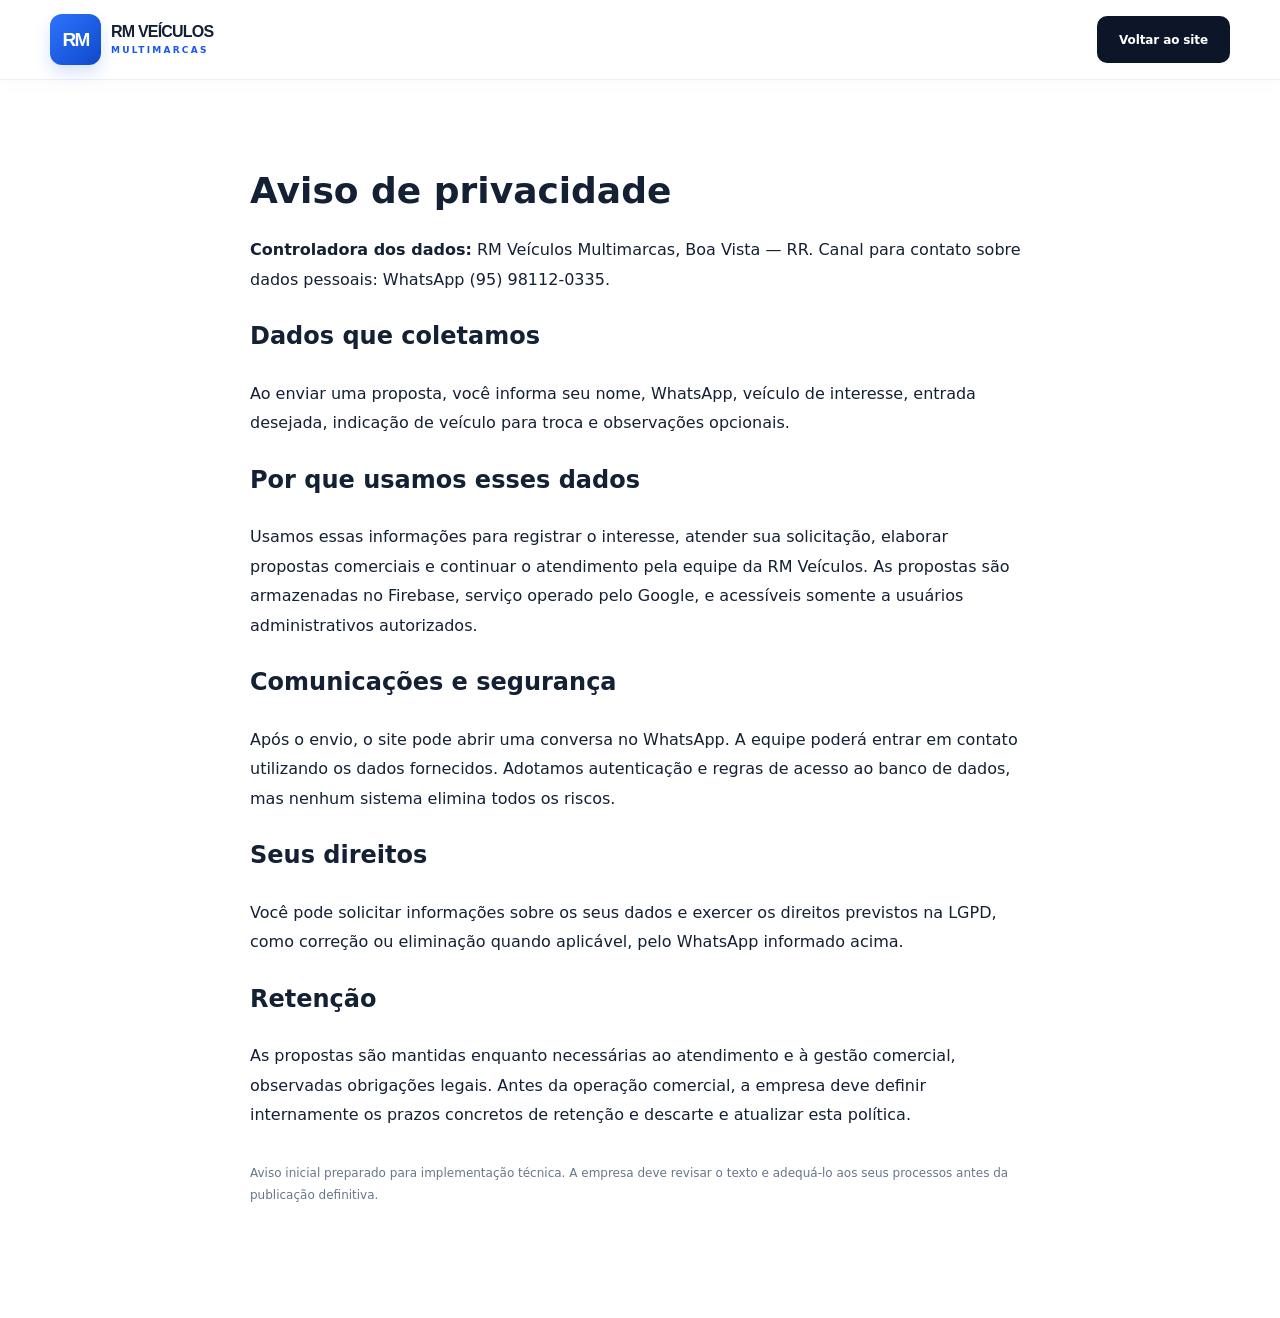
<file: privacidade.html>
<!doctype html>
<html lang="pt-BR"><head><meta charset="utf-8"><meta name="viewport" content="width=device-width,initial-scale=1"><title>Privacidade | RM Veículos</title><link rel="stylesheet" href="styles.css"><meta name="robots" content="index,follow"></head>
<body><header class="site-header"><div class="container header-inner"><a href="index.html" class="brand"><span class="brand-symbol">RM</span><span class="brand-copy"><strong>RM VEÍCULOS</strong><small>MULTIMARCAS</small></span></a><a class="button button-dark" href="index.html">Voltar ao site</a></div></header>
<main class="container" style="padding:65px 0 100px;max-width:780px;line-height:1.85"><h1 style="font-size:36px;line-height:1.2;margin-bottom:23px">Aviso de privacidade</h1><p><strong>Controladora dos dados:</strong> RM Veículos Multimarcas, Boa Vista — RR. Canal para contato sobre dados pessoais: <a href="https://wa.me/5595981120335" target="_blank" rel="noopener noreferrer">WhatsApp (95) 98112-0335</a>.</p><h2>Dados que coletamos</h2><p>Ao enviar uma proposta, você informa seu nome, WhatsApp, veículo de interesse, entrada desejada, indicação de veículo para troca e observações opcionais.</p><h2>Por que usamos esses dados</h2><p>Usamos essas informações para registrar o interesse, atender sua solicitação, elaborar propostas comerciais e continuar o atendimento pela equipe da RM Veículos. As propostas são armazenadas no Firebase, serviço operado pelo Google, e acessíveis somente a usuários administrativos autorizados.</p><h2>Comunicações e segurança</h2><p>Após o envio, o site pode abrir uma conversa no WhatsApp. A equipe poderá entrar em contato utilizando os dados fornecidos. Adotamos autenticação e regras de acesso ao banco de dados, mas nenhum sistema elimina todos os riscos.</p><h2>Seus direitos</h2><p>Você pode solicitar informações sobre os seus dados e exercer os direitos previstos na LGPD, como correção ou eliminação quando aplicável, pelo WhatsApp informado acima.</p><h2>Retenção</h2><p>As propostas são mantidas enquanto necessárias ao atendimento e à gestão comercial, observadas obrigações legais. Antes da operação comercial, a empresa deve definir internamente os prazos concretos de retenção e descarte e atualizar esta política.</p><p style="font-size:12px;color:#66768b;margin-top:32px">Aviso inicial preparado para implementação técnica. A empresa deve revisar o texto e adequá-lo aos seus processos antes da publicação definitiva.</p></main></body></html>
</file>
<file: styles.css>
:root{--blue:#1657ed;--blue2:#3975ff;--navy:#0d1628;--navy2:#111c30;--ink:#142034;--muted:#748096;--line:#e5eaf1;--wash:#f5f7fb;--white:#fff;--radius:18px;--shadow:0 18px 60px rgba(18,32,55,.08)}
*,*::before,*::after{box-sizing:border-box}
html{scroll-behavior:smooth;scroll-padding-top:95px}
body{margin:0;background:#fff;color:var(--ink);font-family:'DM Sans',system-ui,-apple-system,sans-serif;-webkit-font-smoothing:antialiased}
body.modal-open{overflow:hidden}
a{color:inherit;text-decoration:none}
button,input,select,textarea{font:inherit}
button{cursor:pointer}
img,svg{display:block;max-width:100%}
::selection{background:#1456eb;color:#fff}
:focus-visible{outline:3px solid #7aa9ff;outline-offset:3px}
.container{width:min(1180px,calc(100% - 48px));margin-inline:auto}
.skip-link{position:fixed;z-index:400;top:-60px;left:12px;background:#fff;color:#111;padding:13px 20px;border-radius:8px}.skip-link:focus{top:10px}
.topbar{background:#091321;color:#cdd6e4;font-size:11px;font-weight:700;letter-spacing:.04em}
.topbar-inner{height:36px;display:flex;justify-content:space-between;align-items:center;gap:15px}.topbar a{color:#b5c4d8}.topbar a:hover{color:#fff}
.status-dot{display:inline-block;width:7px;height:7px;background:#57d7ad;border-radius:50%;margin-right:6px}.topbar-divider{margin:0 5px;color:#768399}
.site-header{background:#fff;position:sticky;top:0;z-index:50;border-bottom:1px solid #edf0f4;box-shadow:0 4px 18px rgba(9,20,40,.025)}
.header-inner{height:79px;display:flex;align-items:center;justify-content:space-between;gap:25px}
.brand{display:inline-flex;align-items:center;gap:10px;flex-shrink:0}.brand-symbol{display:grid;place-items:center;position:relative;width:51px;height:51px;border-radius:12px;background:linear-gradient(135deg,#2d74ff,#0f48c9);font:800 19px/1 Manrope,sans-serif;letter-spacing:-.09em;color:#fff;box-shadow:0 8px 16px rgba(22,87,237,.17)}.brand-symbol-line{position:absolute;left:13px;right:13px;bottom:9px;height:2px;border-radius:5px;background:rgba(255,255,255,.65)}.brand-copy{display:flex;flex-direction:column;line-height:1.12;gap:4px}.brand-copy strong{font:800 16px/1.05 Manrope,sans-serif;white-space:nowrap;letter-spacing:-.05em}.brand-copy small{font-size:9px;font-weight:800;letter-spacing:.25em;color:var(--blue)}
.desktop-nav{display:flex;align-items:center;gap:29px}.desktop-nav a{font-size:13px;font-weight:700;color:#556177;transition:color .2s}.desktop-nav a:hover{color:var(--blue)}
.button{min-height:47px;display:inline-flex;align-items:center;justify-content:center;gap:20px;padding:12px 21px;border-radius:10px;border:1px solid transparent;font-size:12px;font-weight:800;letter-spacing:-.01em;transition:background .2s,transform .2s,box-shadow .2s;white-space:nowrap;text-align:center}.button:hover{transform:translateY(-2px)}.button span[aria-hidden]{font-size:18px;line-height:1}.button-primary{color:white;background:var(--blue);box-shadow:0 9px 25px rgba(22,87,237,.22)}.button-primary:hover{background:#0d46d1;box-shadow:0 12px 25px rgba(22,87,237,.3)}.button-outline-light{color:white;border:1px solid rgba(255,255,255,.32);background:rgba(255,255,255,.045)}.button-outline-light:hover{background:rgba(255,255,255,.11)}.button-dark{background:var(--navy);color:#fff}.button-dark:hover{background:#213351}.button-white{background:white;color:#12233e}.button-white:hover{background:#e6edfd}.button-large{min-height:56px;padding:15px 24px}.button-full{width:100%}
.menu-toggle{display:none;width:44px;height:44px;align-items:center;justify-content:center;flex-direction:column;gap:5px;background:#f0f4fa;border:0;border-radius:10px}.menu-toggle span{width:20px;height:2px;background:#0b213e;border-radius:5px}.mobile-nav{display:none}
.hero{background:#0b1425;position:relative;color:#fff;overflow:hidden;padding:69px 0 22px}.hero-glow{position:absolute;pointer-events:none;border-radius:100%;filter:blur(15px)}.hero-glow-one{width:620px;height:600px;background:radial-gradient(circle,rgba(27,85,217,.18),transparent 70%);left:-260px;top:-120px}.hero-glow-two{width:780px;height:650px;background:radial-gradient(circle,rgba(18,91,223,.22),transparent 67%);right:-310px;top:-80px}
.hero-layout{display:grid;grid-template-columns:.98fr 1.02fr;gap:54px;position:relative;z-index:1;align-items:center}.hero-content{padding-bottom:10px}.eyebrow{display:flex;align-items:center;gap:12px;color:var(--blue);font-size:10px;font-weight:800;letter-spacing:.18em;text-transform:uppercase}.eyebrow-light{color:#84a8fc}.eyebrow-line{display:inline-block;width:24px;height:2px;background:currentColor;border-radius:5px;flex-shrink:0}.hero h1,.section-heading h2,.finance-content h2,.contact-copy h2{font-family:Manrope,sans-serif;font-weight:800;letter-spacing:-.055em}.hero h1{font-size:clamp(43px,4.65vw,66px);line-height:1.14;margin:24px 0 18px;max-width:580px}.hero h1 span{color:#6695ff;display:block}.hero-content>p{font-size:15px;line-height:1.9;color:#b8c5d8;max-width:485px;margin:0}.hero-actions{display:flex;gap:12px;align-items:center;margin-top:31px;flex-wrap:wrap}.hero-proof{margin-top:40px;display:flex;align-items:center;gap:10px;color:#a6b4c8;font-size:11px;font-weight:600}.proof-icon{color:#76e0b4;width:23px;height:23px;border-radius:50%;background:rgba(80,218,163,.13);display:grid;place-items:center;font-weight:800}
.hero-visual{height:445px;position:relative;overflow:hidden;border-radius:21px;background:linear-gradient(135deg,#13284a,#2b4164);box-shadow:0 28px 100px rgba(0,0,0,.3)}.hero-visual::after{position:absolute;inset:0;content:'';border:1px solid rgba(255,255,255,.2);border-radius:21px;pointer-events:none}.hero-visual img{width:100%;height:100%;object-fit:cover;object-position:center center}.hero-image-shade{position:absolute;inset:0;background:linear-gradient(180deg,rgba(2,9,20,.3) 0%,rgba(4,15,37,.03) 38%,rgba(5,13,30,.82) 100%)}.hero-image-kicker{position:absolute;top:22px;left:24px;padding:10px 13px;border:1px solid rgba(255,255,255,.42);border-radius:6px;font-size:9px;letter-spacing:.11em;font-weight:800;background:rgba(9,20,36,.3);backdrop-filter:blur(5px)}.hero-image-footer{position:absolute;bottom:28px;left:29px;right:29px;display:flex;justify-content:space-between;align-items:end;font:800 clamp(23px,2.5vw,35px)/1 Manrope,sans-serif;letter-spacing:-.045em}.image-amp{color:#71a0ff}.image-decor{display:grid;place-items:center;width:49px;height:49px;border-radius:50%;border:1px solid rgba(255,255,255,.55);font:400 23px DM Sans}.hero-bottom{display:flex;align-items:center;gap:20px;margin-top:48px;position:relative;color:#7c8da5;font-size:9px;font-weight:800;letter-spacing:.2em}.hero-bottom-line{flex:1;border-top:1px solid rgba(255,255,255,.09)}
.search-area{position:relative;z-index:5;margin-top:-1px;background:linear-gradient(#0b1425 0 32%,#f7f9fc 32% 100%)}.search-panel{padding:23px 28px 27px;background:#fff;border-radius:16px;border:1px solid #e9edf4;box-shadow:0 18px 50px rgba(9,24,49,.1)}.search-panel-heading{display:flex;align-items:center;gap:11px;margin-bottom:20px}.panel-icon{display:grid;place-items:center;width:38px;height:38px;border-radius:10px;background:#edf3ff;color:var(--blue);font-size:27px;font-weight:800}.search-panel-heading>div{display:flex;flex-direction:column;gap:3px}.search-panel-heading strong{font:800 15px Manrope,sans-serif;letter-spacing:-.025em}.search-panel-heading span:not(.panel-icon){font-size:11px;color:#8691a3}.search-fields{display:grid;grid-template-columns:1.4fr 1fr 1fr auto;gap:12px;align-items:end}
.field{display:flex;flex-direction:column;gap:8px;min-width:0}.field>span{font-size:11px;font-weight:800;color:#4e5b70}.field b{color:var(--blue)}.field input,.field select,.field textarea{width:100%;border:1px solid #e1e7f0;border-radius:9px;min-height:46px;background:#f8fafd;padding:12px 13px;color:#172238;font-size:12px;outline:none;transition:border .15s,background .15s,box-shadow .15s}.field input:focus,.field select:focus,.field textarea:focus{border-color:#91b2ff;background:#fff;box-shadow:0 0 0 3px rgba(22,87,237,.09)}.field textarea{resize:vertical;min-height:102px}.field input::placeholder,.field textarea::placeholder{color:#a4afbe}.field select{appearance:none;background-image:url("data:image/svg+xml,%3Csvg xmlns='http://www.w3.org/2000/svg' viewBox='0 0 24 24' fill='none' stroke='%236b7890' stroke-width='2'%3E%3Cpath d='m6 9 6 6 6-6'/%3E%3C/svg%3E");background-position:calc(100% - 12px) center;background-size:16px;background-repeat:no-repeat;padding-right:34px}.search-button{height:46px}
.section-pad{padding:94px 0}.inventory-section{background:#f7f9fc;padding-top:79px}.section-heading h2{font-size:clamp(29px,3.5vw,44px);line-height:1.25;margin:14px 0}.section-heading h2 span{color:var(--blue)}.section-heading p{color:#748095;font-size:14px;margin:0;line-height:1.8}.inventory-heading{display:flex;justify-content:space-between;align-items:end;gap:20px}.text-link{display:inline-flex;align-items:center;gap:12px;font-size:12px;font-weight:800;color:var(--blue);border-bottom:1px solid rgba(22,87,237,.4);padding-bottom:5px;white-space:nowrap}.text-link span{font-size:18px}
.inventory-toolbar{margin:36px 0 20px;display:flex;align-items:center;justify-content:space-between;gap:15px}.inventory-toolbar p{margin:0;color:#647187;font-size:12px;font-weight:700}.toolbar-actions{display:flex;align-items:center;gap:14px;flex-wrap:wrap}.sold-switch{display:inline-flex;align-items:center;gap:7px;color:#647187;font-size:11px;font-weight:700;cursor:pointer}.sold-switch input{accent-color:var(--blue);width:15px;height:15px}.sort-label{display:flex;align-items:center;gap:8px;font-size:11px;color:#647187;font-weight:700}.sort-label select{background:white;border:1px solid #dfe6ef;color:#15233a;border-radius:7px;padding:9px 30px 9px 10px;font-size:11px;font-weight:700}.clear-filters{padding:8px 0;border:0;background:transparent;color:var(--blue);font-size:11px;font-weight:800}
.vehicles-grid{display:grid;grid-template-columns:repeat(3,minmax(0,1fr));gap:21px}.vehicle-card{border-radius:16px;overflow:hidden;background:#fff;border:1px solid #e6eaf1;box-shadow:0 5px 18px rgba(20,33,53,.03);display:flex;flex-direction:column;transition:transform .2s,box-shadow .2s}.vehicle-card:hover{transform:translateY(-5px);box-shadow:0 18px 50px rgba(26,46,76,.11)}.vehicle-photo{position:relative;background:linear-gradient(135deg,#273953,#52657d);aspect-ratio:1.65;overflow:hidden}.vehicle-photo img{height:100%;width:100%;object-fit:cover;transition:transform .4s}.vehicle-card:hover .vehicle-photo img{transform:scale(1.045)}.vehicle-tag,.vehicle-category{position:absolute;top:15px;font-size:10px;letter-spacing:.03em;font-weight:800;padding:8px 10px;border-radius:6px;color:#fff;background:var(--blue)}.vehicle-tag{left:15px}.vehicle-tag.sold{background:#db4258}.vehicle-category{right:15px;background:rgba(6,17,34,.75);backdrop-filter:blur(5px)}.vehicle-info{padding:21px 22px 18px;flex:1;display:flex;flex-direction:column}.vehicle-brand{color:var(--blue);font-size:10px;letter-spacing:.14em;font-weight:800;text-transform:uppercase}.vehicle-info h3{font:800 18px/1.4 Manrope,sans-serif;letter-spacing:-.035em;margin:6px 0 15px;min-height:50px}.vehicle-specs{display:grid;grid-template-columns:repeat(3,1fr);padding:12px 0;border-block:1px solid #eff1f5;gap:5px}.vehicle-specs div{min-width:0}.vehicle-specs div+div{border-left:1px solid #edf0f5;padding-left:10px}.vehicle-specs small{display:block;font-size:9px;font-weight:800;color:#9ba5b3;letter-spacing:.04em;margin-bottom:5px}.vehicle-specs strong{display:block;font-size:11px;color:#4a5667;font-weight:800;overflow-wrap:anywhere}.vehicle-desc{font-size:11px;color:#8290a2;line-height:1.75;margin:15px 0 18px;display:-webkit-box;-webkit-line-clamp:2;-webkit-box-orient:vertical;overflow:hidden}.vehicle-bottom{margin-top:auto;display:flex;align-items:end;justify-content:space-between;gap:8px}.vehicle-price small{font-size:10px;color:#8a95a8;font-weight:700;display:block;margin-bottom:4px}.vehicle-price strong{display:block;font:800 clamp(17px,1.5vw,21px)/1.25 Manrope,sans-serif;letter-spacing:-.045em}.vehicle-details{width:45px;height:43px;border-radius:9px;border:0;color:#fff;background:var(--blue);font-size:24px;display:grid;place-items:center;transition:background .2s}.vehicle-details:hover{background:#0c43c1}.vehicle-card.is-sold .vehicle-photo img{filter:grayscale(.7)}.inventory-disclaimer{display:flex;align-items:center;gap:8px;color:#8b98a9;font-size:10px;margin:18px 0 0;line-height:1.5}.inventory-disclaimer span{font-size:16px}.empty-state{grid-column:1/-1;min-height:270px;border:1px dashed #cbd6e5;border-radius:16px;background:#fff;display:flex;flex-direction:column;justify-content:center;align-items:center;text-align:center;padding:35px}.empty-state span{font-size:40px;color:#719dff}.empty-state h3{font:800 20px Manrope;margin:12px 0 4px}.empty-state p{font-size:12px;color:#8390a4;max-width:340px;line-height:1.7}.inventory-cta{margin-top:37px;display:flex;justify-content:space-between;align-items:center;gap:18px;background:#edf3fe;border:1px solid #dce8ff;border-radius:13px;padding:26px 30px}.inventory-cta>div{display:flex;flex-direction:column;gap:7px}.inventory-cta strong{font:800 17px Manrope;letter-spacing:-.03em}.inventory-cta>div span{font-size:12px;color:#738095}
.advantages-section{background:#fff}.section-heading.center{text-align:center;max-width:660px;margin:0 auto 44px}.section-heading.center .eyebrow{justify-content:center}.advantages-grid{display:grid;grid-template-columns:repeat(3,minmax(0,1fr));gap:19px}.advantage-card{background:#f8fafd;border:1px solid #edf1f6;border-radius:15px;padding:30px 28px;transition:border .2s,transform .2s}.advantage-card:hover{border-color:#c5d6ff;transform:translateY(-3px)}.advantage-icon{width:52px;height:52px;border-radius:12px;display:grid;place-items:center;background:#e5eeff;color:var(--blue)}.advantage-icon svg{width:26px;height:26px;stroke:currentColor;stroke-width:1.8;fill:none;stroke-linecap:round;stroke-linejoin:round}.advantage-number{display:block;margin-top:23px;color:var(--blue);font-size:9px;letter-spacing:.14em;font-weight:800}.advantage-card h3{font:800 18px/1.4 Manrope;letter-spacing:-.035em;margin:10px 0 9px}.advantage-card p{color:#7d899b;font-size:12px;line-height:1.85;margin:0}
.finance-section{background:#0b1528;position:relative;overflow:hidden}.finance-section::before{content:'';position:absolute;left:-200px;top:-150px;width:650px;height:800px;background:radial-gradient(circle,rgba(29,81,192,.19),transparent 67%)}.finance-layout{position:relative;display:grid;grid-template-columns:.9fr 1.1fr;gap:90px;align-items:center}.finance-content{color:#fff}.finance-content h2{font-size:clamp(31px,3.4vw,47px);line-height:1.26;margin:19px 0}.finance-content h2 span{color:#73a0ff}.finance-content>p:not(.finance-note){font-size:14px;color:#b0bed2;line-height:1.9;max-width:435px}.finance-steps{display:flex;flex-direction:column;gap:24px;margin:36px 0 32px}.finance-steps>div{display:flex;align-items:center;gap:16px}.finance-steps>div>span{display:grid;place-items:center;width:44px;height:44px;flex-shrink:0;border:1px solid #38517b;color:#7fa8ff;border-radius:11px;font-size:13px;font-weight:800}.finance-steps p{display:flex;flex-direction:column;gap:6px;margin:0}.finance-steps strong{font-size:13px;color:#fff}.finance-steps small{font-size:11px;color:#96a7c0}.finance-note{font-size:10px;color:#7d90ab;line-height:1.65;max-width:380px}
.finance-form{background:#fff;border-radius:18px;padding:32px;box-shadow:0 30px 100px rgba(0,0,0,.2)}.form-heading{display:flex;gap:12px;align-items:center;margin-bottom:25px}.form-heading-icon{width:40px;height:40px;border-radius:10px;background:#eaf1ff;color:var(--blue);display:grid;place-items:center;font-size:25px}.form-heading h3{font:800 20px Manrope;margin:0 0 4px;letter-spacing:-.045em}.form-heading p{font-size:11px;color:#8390a2;margin:0}.form-grid{display:grid;grid-template-columns:repeat(2,minmax(0,1fr));gap:17px}.field-full{grid-column:1/-1}.finance-form .field input,.finance-form .field select,.finance-form .field textarea{background:#f8fafd}.consent{display:flex;align-items:flex-start;gap:10px;margin:18px 0;color:#7d899c;font-size:10px;line-height:1.65;cursor:pointer}.consent input{accent-color:var(--blue);margin-top:2px;flex-shrink:0}.form-privacy{font-size:10px;color:#9ba6b4;text-align:center;line-height:1.6;margin:12px 0 0}
.contact-section{background:#f7f9fc}.contact-layout{display:grid;grid-template-columns:1fr .82fr;gap:90px;align-items:center}.contact-copy h2{font-size:clamp(33px,3.6vw,47px);line-height:1.22;margin:19px 0}.contact-copy h2 span{color:var(--blue)}.contact-copy>p{font-size:14px;color:#7c899e;line-height:1.8;max-width:445px}.contact-methods{display:grid;gap:11px;margin-top:30px;max-width:450px}.contact-methods a{display:flex;align-items:center;gap:14px;background:white;border:1px solid #e8edf5;padding:13px 15px;border-radius:11px;transition:transform .2s}.contact-methods a:hover{transform:translateX(4px)}.contact-method-icon{display:grid;place-items:center;width:43px;height:43px;border-radius:10px;background:#e9f0ff;color:var(--blue);font-size:20px;font-weight:800}.contact-methods a>span:nth-child(2){display:flex;flex-direction:column;gap:4px}.contact-methods small{font-size:9px;letter-spacing:.08em;color:#9da7b6;font-weight:800}.contact-methods strong{font-size:13px}.method-arrow{margin-left:auto;color:var(--blue);font-size:20px}.location-card{background:linear-gradient(145deg,#13337c 0%,#0f234c 62%,#0c1a35 100%);border-radius:20px;min-height:400px;padding:42px;position:relative;overflow:hidden;color:#fff;display:flex;flex-direction:column;align-items:flex-start}.location-card::after{content:'';position:absolute;width:360px;height:360px;border:1px solid rgba(255,255,255,.08);border-radius:50%;right:-135px;bottom:-145px;box-shadow:0 0 0 65px rgba(255,255,255,.035),0 0 0 130px rgba(255,255,255,.025)}.location-pin{font-size:26px;display:grid;place-items:center;width:50px;height:50px;border:1px solid rgba(255,255,255,.22);border-radius:13px;margin-bottom:28px}.location-kicker{font-size:10px;letter-spacing:.17em;font-weight:800;color:#90b0ff}.location-card h3{font:800 40px Manrope;letter-spacing:-.06em;margin:10px 0}.location-card h3 span{color:#91b2ff}.location-card p{max-width:300px;font-size:12px;line-height:1.85;color:#b9cbed;margin:0 0 27px}.location-card .button{position:relative;z-index:1}.location-decor{font:800 74px/1 Manrope;position:absolute;bottom:-15px;right:12px;letter-spacing:-.08em;color:rgba(255,255,255,.045)}.location-decor span{display:block;font-size:15px;letter-spacing:.1em;text-align:right}
.footer{background:#0a1425;color:#aebbd0;padding-top:62px}.footer-main{display:grid;grid-template-columns:2.2fr 1fr 1fr;gap:65px;padding-bottom:51px}.brand-footer .brand-copy strong{color:#fff}.footer-main>div:first-child>p{font-size:12px;line-height:1.9;max-width:300px;margin-top:22px;color:#879ab3}.footer-links{display:flex;flex-direction:column;align-items:flex-start;gap:13px}.footer-links strong{font-size:10px;color:#fff;letter-spacing:.15em;margin-bottom:4px}.footer-links a{font-size:12px}.footer-links a:hover{color:#fff}.footer-bottom{border-top:1px solid #1d2a3e;display:flex;justify-content:space-between;gap:20px;align-items:center;min-height:68px;font-size:10px;color:#7c8ca4}.footer-bottom a:hover{color:#fff}
.floating-whatsapp{position:fixed;z-index:45;right:24px;bottom:24px;width:57px;height:57px;border-radius:50%;display:grid;place-items:center;background:#19b96d;color:#fff;box-shadow:0 12px 32px rgba(6,102,59,.3);transition:transform .2s}.floating-whatsapp:hover{transform:translateY(-4px)}.floating-whatsapp svg{width:30px;height:30px}
.vehicle-modal{padding:0;border:0;border-radius:19px;max-width:750px;width:calc(100% - 32px);max-height:min(90vh,880px);overflow:auto;box-shadow:0 30px 110px rgba(0,0,0,.35);color:var(--ink)}.vehicle-modal::backdrop{background:rgba(3,10,24,.8);backdrop-filter:blur(6px)}.modal-cover{position:relative;height:280px;background:linear-gradient(145deg,#1f304b,#61728b)}.modal-cover img{width:100%;height:100%;object-fit:cover}.modal-close{position:absolute;top:16px;right:16px;background:rgba(0,0,0,.65);border:0;border-radius:50%;width:37px;height:37px;display:grid;place-items:center;color:#fff;font-size:24px}.modal-badge{position:absolute;bottom:18px;left:23px;background:var(--blue);color:#fff;padding:9px 12px;font-size:10px;font-weight:800;border-radius:6px}.modal-body{padding:27px 31px 31px}.modal-upper{display:flex;justify-content:space-between;gap:20px;align-items:start}.modal-overline{font-size:10px;letter-spacing:.13em;font-weight:800;color:var(--blue)}.modal-upper h2{font:800 clamp(22px,3vw,30px)/1.3 Manrope;margin:6px 0}.modal-price-box{text-align:right;white-space:nowrap}.modal-price-box small{font-size:9px;color:#9ba5b4;font-weight:800}.modal-price-box strong{display:block;color:var(--blue);font:800 23px Manrope;letter-spacing:-.05em;margin-top:4px}.modal-specs{display:grid;grid-template-columns:repeat(4,1fr);gap:12px;background:#f5f7fb;padding:18px;border-radius:11px;margin:18px 0 24px}.modal-specs small{display:block;color:#9aa5b3;font-size:9px;font-weight:800;margin-bottom:7px}.modal-specs strong{font-size:12px;overflow-wrap:anywhere}.modal-desc>strong{font:800 12px Manrope}.modal-desc p{font-size:13px;color:#64738a;line-height:1.9;margin:9px 0 20px}.modal-actions{display:flex;gap:10px}.modal-actions .button{flex:1}.modal-actions .button[aria-disabled=true]{background:#cbd4e0;box-shadow:none;pointer-events:none;transform:none}.modal-footnote{display:block;text-align:center;color:#9aa6b7;font-size:10px;margin-top:13px}.toast{position:fixed;bottom:28px;left:50%;transform:translate(-50%,140%);padding:13px 19px;background:#142238;color:#fff;border-radius:9px;box-shadow:var(--shadow);font-size:12px;font-weight:700;max-width:calc(100% - 32px);z-index:150;transition:transform .2s}.toast.active{transform:translate(-50%,0)}
/* Administrative workspace */
.admin-page{background:#f3f6fb;min-height:100vh}.admin-page .site-header{position:static}.admin-topline{background:#0b1527;color:#a7b9d4;font-size:11px;font-weight:700;padding:10px 0}.admin-topline .container{display:flex;justify-content:space-between;gap:12px;align-items:center}.admin-topline a{color:#fff}.admin-heading{display:flex;align-items:center;justify-content:space-between;gap:20px;padding:43px 0 26px}.admin-heading h1{font:800 clamp(25px,3vw,37px)/1.25 Manrope;letter-spacing:-.055em;margin:9px 0}.admin-heading p{font-size:12px;color:#79889a;line-height:1.7}.admin-container{padding-bottom:75px}.admin-warning{display:flex;gap:12px;align-items:start;padding:15px 17px;border:1px solid #ffd898;background:#fff7e9;border-radius:11px;color:#875b16;font-size:11px;line-height:1.7;margin-bottom:25px}.admin-warning strong{display:block}.admin-warning span:first-child{font-size:18px}
.admin-login{max-width:485px;margin:40px auto 95px;background:#fff;border:1px solid #e4eaf3;border-radius:19px;box-shadow:var(--shadow);padding:37px}.admin-login .brand-symbol{margin-bottom:20px}.admin-login h2{font:800 26px Manrope;margin:0 0 8px;letter-spacing:-.05em}.admin-login p{color:#7c899c;font-size:12px;line-height:1.8}.admin-login .field{margin:22px 0 15px}.admin-login .button{width:100%}.admin-login .demo-hint{font-size:10px;background:#f3f6fb;color:#758197;border-radius:8px;padding:11px;margin-top:13px}
.admin-content[hidden],.admin-login[hidden],.mobile-nav[hidden]{display:none!important}.admin-stats{display:grid;grid-template-columns:repeat(4,minmax(0,1fr));gap:15px;margin-bottom:27px}.admin-stat{background:#fff;border:1px solid #e6ebf3;border-radius:13px;padding:21px;min-height:126px;box-shadow:0 3px 14px rgba(18,40,78,.025)}.admin-stat small{display:block;font-size:10px;color:#7d899b;text-transform:uppercase;letter-spacing:.06em;font-weight:800;line-height:1.5}.admin-stat strong{display:block;margin-top:13px;font:800 clamp(22px,2.8vw,31px) Manrope;letter-spacing:-.05em;white-space:nowrap}.admin-stat em{font-size:10px;font-style:normal;color:var(--blue);font-weight:700;margin-top:8px;display:block}.admin-columns{display:grid;grid-template-columns:1fr 1fr;gap:21px;align-items:start;margin:20px 0}.admin-card{background:#fff;border:1px solid #e4eaf3;border-radius:16px;box-shadow:0 8px 30px rgba(20,40,70,.035);padding:25px;min-width:0}.admin-card-header{margin-bottom:22px;display:flex;align-items:center;justify-content:space-between;gap:13px}.admin-card-header h2{font:800 20px Manrope;letter-spacing:-.045em;margin:5px 0 0}.admin-card-header .eyebrow{font-size:9px}.admin-form-grid{display:grid;grid-template-columns:repeat(2,minmax(0,1fr));gap:14px}.admin-form-grid .field>span{font-size:10px}.admin-form-grid .field input,.admin-form-grid .field select,.admin-form-grid .field textarea{font-size:12px;min-height:42px;padding:10px 11px}.admin-form-grid .field-full{grid-column:1/-1}.admin-form-grid .admin-third{grid-column:auto}.admin-form-grid input[type=file]{height:auto;padding:8px 10px}.admin-form-actions{display:flex;gap:10px;margin-top:19px}.admin-form-actions .button{flex:1}.admin-button-secondary{border-color:#dce4f0;background:#f0f4fa;color:#3d516d}.admin-button-secondary:hover{background:#e6edf7}.admin-note{font-size:10px;color:#8793a3;line-height:1.7;margin:12px 0 0}
.admin-leads{display:flex;flex-direction:column;gap:12px;max-height:675px;overflow:auto;padding-right:3px}.admin-lead-item{border:1px solid #e8edf4;border-radius:11px;padding:15px;background:#fbfcff}.lead-header{display:flex;align-items:start;gap:10px;justify-content:space-between}.lead-header strong{font-size:13px}.lead-header small{display:block;color:#98a3b1;font-size:10px;margin-top:4px}.lead-header time{font-size:10px;color:#8190a2;white-space:nowrap}.admin-lead-item p{font-size:11px;line-height:1.7;color:#728197;margin:9px 0}.admin-lead-item p b{color:#42536b}.lead-actions{display:flex;gap:9px;flex-wrap:wrap;margin-top:13px}.lead-actions a,.lead-actions button,.inventory-admin-actions button{border:0;padding:9px 10px;border-radius:7px;background:#edf3ff;color:#1753d4;font-size:10px;font-weight:800}.lead-actions a:hover,.lead-actions button:hover,.inventory-admin-actions button:hover{background:#e0eaff}.lead-actions .finish-lead{background:#e6f7ee;color:#09854e}.lead-actions .delete-lead{color:#b94c56;background:#fff0f0}
.admin-stock-card{margin-top:20px}.admin-stock-header{display:flex;justify-content:space-between;align-items:center;gap:18px;margin-bottom:22px}.admin-stock-header .admin-card-header{margin:0}.admin-stock-header input{border:1px solid #dae3ef;padding:11px 13px;border-radius:9px;font-size:12px;width:min(100%,280px);background:#fafcff}.admin-inventory{display:grid;grid-template-columns:repeat(2,minmax(0,1fr));gap:14px}.admin-car-item{display:grid;grid-template-columns:126px 1fr;gap:14px;padding:13px;border:1px solid #e6eaf2;border-radius:12px;background:#fbfcff;min-width:0}.admin-car-img{height:126px;width:126px;border-radius:9px;background:#dce4f1;object-fit:cover}.admin-car-content{min-width:0;display:flex;flex-direction:column}.admin-car-content .vehicle-brand{font-size:9px}.admin-car-content h3{font:800 13px/1.35 Manrope;letter-spacing:-.025em;margin:5px 0}.admin-car-content p{font-size:10px;color:#8391a2;margin:0 0 5px}.admin-car-content .admin-car-price{font:800 16px Manrope;color:#163e8c;margin:5px 0 auto}.inventory-admin-actions{display:flex;gap:6px;flex-wrap:wrap;margin-top:10px}.inventory-admin-actions .mark-sold{background:#fff2dc;color:#9c6c1d}.inventory-admin-actions .remove-car{background:#fff0f0;color:#b8404d}.admin-empty{grid-column:1/-1;color:#8996a6;font-size:12px;line-height:1.8;padding:29px 20px;text-align:center;background:#f8fafd;border:1px dashed #dfe5ed;border-radius:10px}
@media(max-width:1100px){.desktop-nav{gap:17px}.header-cta{padding-inline:14px}.hero-layout{gap:30px}.hero h1{font-size:clamp(39px,4.7vw,56px)}.finance-layout,.contact-layout{gap:48px}.admin-inventory{grid-template-columns:1fr}}
@media(max-width:900px){.desktop-nav,.header-cta{display:none}.menu-toggle{display:flex}.mobile-nav{display:flex;flex-direction:column;gap:0;background:#fff;padding:8px 24px 21px;border-top:1px solid #e8edf4;box-shadow:0 15px 26px rgba(10,20,35,.07)}.mobile-nav a{font-size:13px;font-weight:700;padding:13px 5px;border-bottom:1px solid #eef1f5}.mobile-nav .mobile-nav-contact{color:var(--blue);border:0}.hero-layout{grid-template-columns:1fr 1fr;gap:23px}.hero-visual{height:380px}.hero h1{font-size:40px}.search-fields{grid-template-columns:1fr 1fr}.search-text-field{grid-column:1/-1}.vehicles-grid{grid-template-columns:repeat(2,minmax(0,1fr))}.finance-layout{grid-template-columns:1fr 1fr;gap:30px}.finance-form{padding:23px}.contact-layout{gap:30px}.admin-stats{grid-template-columns:repeat(2,1fr)}.admin-columns{grid-template-columns:1fr}.admin-inventory{grid-template-columns:repeat(2,1fr)}}
@media(max-width:680px){html{scroll-padding-top:75px}.container{width:min(100% - 32px,1180px)}.topbar-inner{height:32px;font-size:10px}.topbar-inner>a{display:none}.header-inner{height:70px}.brand-symbol{width:45px;height:45px}.brand-copy strong{font-size:15px}.hero{padding:44px 0 25px}.hero-layout{grid-template-columns:1fr;gap:30px}.hero h1{font-size:clamp(36px,9.8vw,49px);max-width:550px;line-height:1.15;margin:21px 0 16px}.hero-content>p{font-size:13px;line-height:1.75}.hero-actions{margin-top:25px;gap:9px}.hero-actions .button{flex:1;min-height:51px;font-size:11px;padding:11px 12px;gap:7px}.hero-proof{margin-top:25px;font-size:10px}.hero-visual{height:290px}.hero-image-footer{font-size:26px;left:20px;bottom:20px;right:20px}.hero-image-kicker{left:16px;top:16px;font-size:8px}.hero-bottom{margin-top:26px;gap:9px;font-size:7px;letter-spacing:.08em}.hero-bottom span:first-child{white-space:nowrap}.search-area{background:linear-gradient(#0b1425 0 19%,#f7f9fc 19%)}.search-panel{padding:20px 17px;border-radius:13px}.search-fields{gap:10px}.search-panel-heading{margin-bottom:16px}.search-button{grid-column:1/-1;width:100%}.section-pad{padding:70px 0}.inventory-section{padding-top:62px}.section-heading h2{font-size:33px}.inventory-heading{align-items:start;flex-direction:column}.inventory-toolbar{align-items:flex-start;flex-direction:column;gap:12px;margin-top:24px}.toolbar-actions{gap:10px}.vehicles-grid{grid-template-columns:repeat(2,minmax(0,1fr));gap:12px}.vehicle-info{padding:13px}.vehicle-info h3{font-size:14px;min-height:58px;margin-bottom:10px}.vehicle-photo{aspect-ratio:1.3}.vehicle-tag,.vehicle-category{font-size:8px;padding:6px;top:8px}.vehicle-tag{left:8px}.vehicle-category{right:8px}.vehicle-specs{grid-template-columns:repeat(2,1fr);gap:7px}.vehicle-specs>div:nth-child(3){display:none}.vehicle-specs div+div{padding-left:7px}.vehicle-specs strong{font-size:10px}.vehicle-specs small{font-size:8px}.vehicle-desc{display:none}.vehicle-bottom{padding-top:14px}.vehicle-price strong{font-size:15px}.vehicle-details{width:31px;height:35px;font-size:17px}.inventory-cta{flex-direction:column;align-items:stretch;padding:23px}.inventory-cta .button{width:100%}.advantages-grid{grid-template-columns:1fr;gap:12px}.advantage-card{padding:25px}.section-heading.center{margin-bottom:30px}.finance-layout,.contact-layout{grid-template-columns:1fr;gap:28px}.finance-content h2,.contact-copy h2{font-size:34px}.finance-steps{gap:15px;margin:26px 0}.finance-form{padding:24px 17px}.location-card{min-height:330px;padding:30px}.footer{padding-top:50px}.footer-main{grid-template-columns:1fr 1fr;gap:30px}.footer-main>div:first-child{grid-column:1/-1}.footer-bottom{align-items:flex-start;flex-direction:column;justify-content:center;padding:20px 0;gap:9px}.floating-whatsapp{width:52px;height:52px;right:16px;bottom:15px}.modal-cover{height:220px}.modal-body{padding:21px}.modal-upper{flex-direction:column;gap:3px}.modal-price-box{text-align:left}.modal-specs{grid-template-columns:repeat(2,1fr)}.modal-actions{flex-direction:column}.admin-heading{flex-direction:column;align-items:start;padding-top:30px}.admin-stat{padding:16px;min-height:114px}.admin-stat strong{font-size:23px}.admin-card{padding:18px}.admin-inventory{grid-template-columns:1fr}.admin-stock-header{align-items:flex-start;flex-direction:column}.admin-stock-header input{width:100%}}
@media(max-width:380px){.container{width:calc(100% - 24px)}.hero h1{font-size:35px}.hero-actions{flex-direction:column}.hero-actions .button{width:100%}.search-fields,.form-grid,.admin-form-grid{grid-template-columns:1fr}.search-text-field,.form-grid .field-full{grid-column:auto}.vehicles-grid{grid-template-columns:1fr}.vehicle-photo{aspect-ratio:1.65}.vehicle-info h3{min-height:auto;font-size:17px}.vehicle-specs{grid-template-columns:repeat(3,1fr)}.vehicle-specs>div:nth-child(3){display:block}.vehicle-price strong{font-size:20px}.vehicle-details{width:45px;height:43px}.vehicle-desc{display:-webkit-box}.toolbar-actions{gap:8px}.footer-main{gap:18px}}
@media(prefers-reduced-motion:reduce){html{scroll-behavior:auto}*,*::before,*::after{animation-duration:.01ms!important;transition-duration:.01ms!important}}

/* Segurança e notificações — painel Firebase */
.session-info{margin:0 0 18px;padding:11px 16px;border:1px solid #c7d9fb;border-radius:10px;background:#eef5ff;color:#244777;font-size:12px;font-weight:600}
.session-info strong{color:#0b3b9b;font-variant-numeric:tabular-nums}
.admin-link-button{display:inline-flex;margin-top:13px;background:none;border:0;color:#1a55bf;text-decoration:underline;text-underline-offset:3px;cursor:pointer;font-size:12px;font-weight:700}
.admin-link-button:focus-visible,.button:focus-visible{outline:3px solid #5095fa;outline-offset:3px}
.new-leads-badge{font:800 10px DM Sans,sans-serif;padding:5px 8px;border-radius:20px;white-space:nowrap;background:#e6f7ee;color:#0f8253;vertical-align:middle}
.new-leads-badge[hidden]{display:none}
.lead-unread{border-left:3px solid #1657ed}
.admin-card-header:has(#enable-notifications){flex-wrap:wrap}
#enable-notifications{padding:9px 11px;min-height:38px}
#admin-config-warning[hidden],#session-info[hidden]{display:none!important}
@media(max-width:680px){.session-info{font-size:11px}.admin-card-header:has(#enable-notifications){gap:12px}}
</file>
